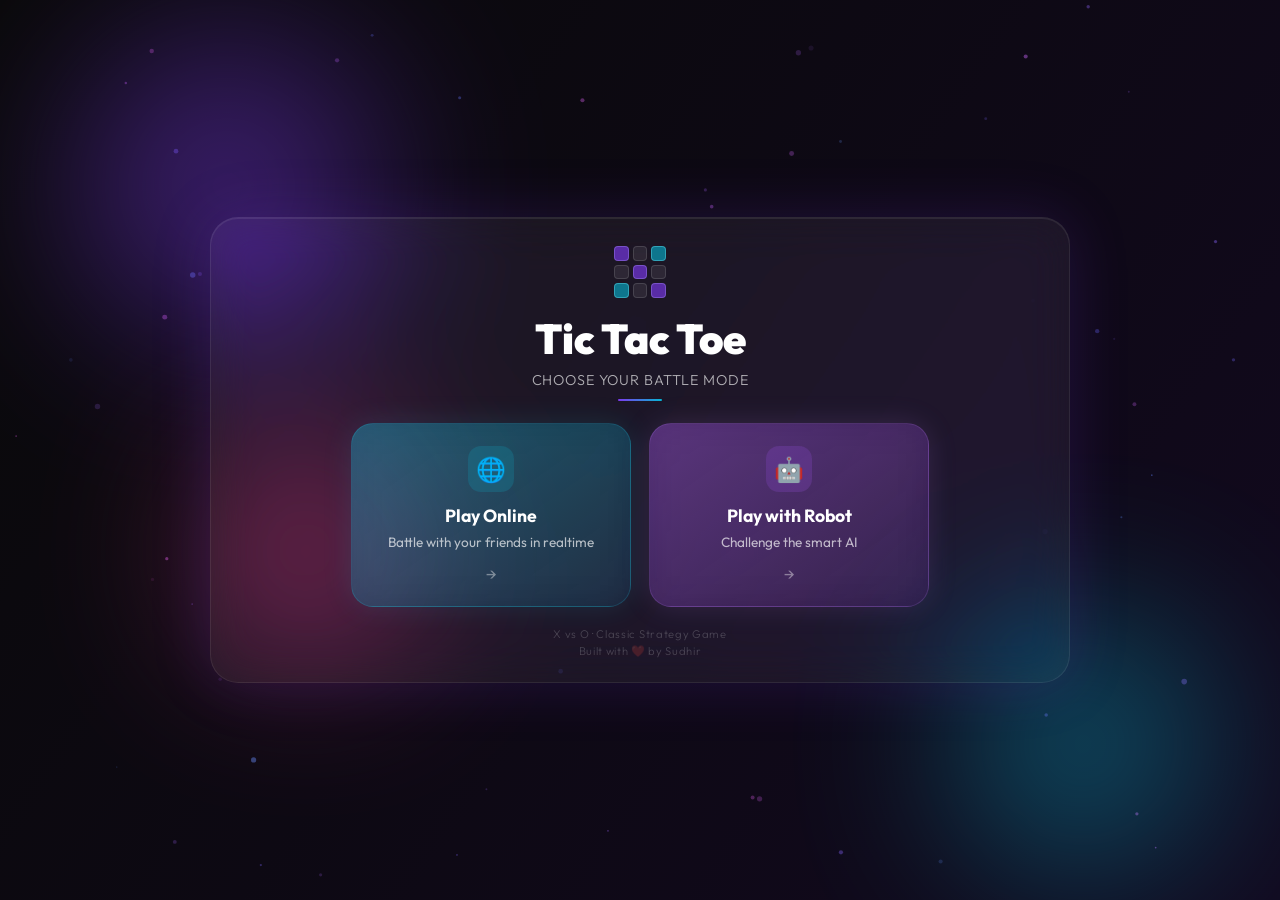
<file: index.html>
<!DOCTYPE html>
<html lang="en">
<head>
  <meta charset="UTF-8" />
  <meta name="viewport" content="width=device-width, initial-scale=1.0"/>
  <title>Tic Tac Toe</title>
  <link rel="stylesheet" href="style.css" />
</head>
<body>
  <div class="ttt-root">
    <canvas id="bgCanvas"></canvas>

    <div class="bg-blob blob1"></div>
    <div class="bg-blob blob2"></div>
    <div class="bg-blob blob3"></div>

    <div class="home-container">

      <!-- Grid Icon -->
      <div class="grid-icon">
        <span class="x"></span><span></span><span class="o"></span>
        <span></span><span class="x"></span><span></span>
        <span class="o"></span><span></span><span class="x"></span>
      </div>

      <h1>Tic Tac Toe</h1>
      <p class="tagline">Choose your battle mode</p>
      <div class="divider"></div>

      <div class="mode-cards">
        <a href="online.html" class="mode-card online-card">
          <div class="card-icon">🌐</div>
          <h2>Play Online</h2>
          <p>Battle with your friends in realtime</p>
          <span class="card-arrow">→</span>
        </a>

        <a href="robot.html" class="mode-card robot-card">
          <div class="card-icon">🤖</div>
          <h2>Play with Robot</h2>
          <p>Challenge the smart AI</p>
          <span class="card-arrow">→</span>
        </a>
      </div>

      <!-- Footer -->
      <div class="footer-wrap">
        <p class="footer-note">X vs O · Classic Strategy Game</p>
        <p class="footer-credit">Built with <span class="heart">❤️</span> by Sudhir</p>
      </div>

    </div>
  </div>

  <script>
    const canvas = document.getElementById("bgCanvas");
    const ctx = canvas.getContext("2d");

    function resize() {
      canvas.width = window.innerWidth;
      canvas.height = window.innerHeight;
    }
    resize();
    window.addEventListener("resize", resize);

    const particles = Array.from({ length: 70 }, () => ({
      x: Math.random() * canvas.width,
      y: Math.random() * canvas.height,
      r: Math.random() * 2.5 + 0.5,
      speedX: (Math.random() - 0.5) * 0.4,
      speedY: (Math.random() - 0.5) * 0.4,
      opacity: Math.random() * 0.4 + 0.08,
      hue: Math.random() * 80 + 220
    }));

    function drawBackground() {
      const w = canvas.width;
      const h = canvas.height;
      const grad = ctx.createLinearGradient(0, 0, w, h);
      grad.addColorStop(0, "#090909");
      grad.addColorStop(1, "#12091f");
      ctx.fillStyle = grad;
      ctx.fillRect(0, 0, w, h);
    }

    function drawParticles() {
      particles.forEach(p => {
        p.x += p.speedX;
        p.y += p.speedY;
        if (p.x < 0) p.x = canvas.width;
        if (p.x > canvas.width) p.x = 0;
        if (p.y < 0) p.y = canvas.height;
        if (p.y > canvas.height) p.y = 0;
        ctx.beginPath();
        ctx.arc(p.x, p.y, p.r, 0, Math.PI * 2);
        ctx.fillStyle = `hsla(${p.hue}, 100%, 70%, ${p.opacity})`;
        ctx.fill();
      });
    }

    function animate() {
      drawBackground();
      drawParticles();
      requestAnimationFrame(animate);
    }
    animate();
  </script>
</body>
</html>
</file>
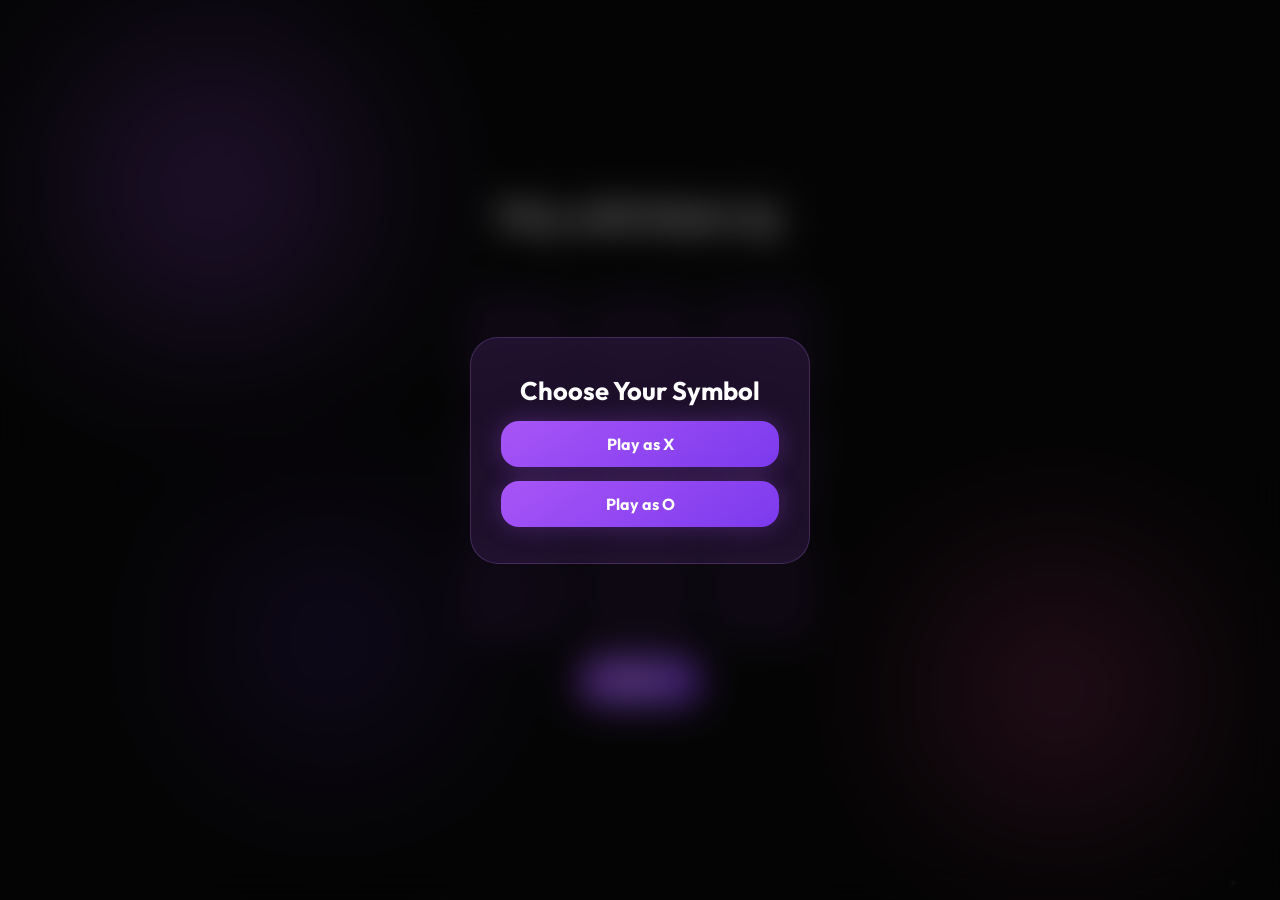
<file: robot.html>
<!DOCTYPE html>
<html lang="en">
<head>
  <meta charset="UTF-8" />
  <meta name="viewport" content="width=device-width, initial-scale=1.0"/>
  <title>Play with Robot</title>
  <link rel="stylesheet" href="robot.css"/>
</head>
<body>
  <canvas id="bgCanvas"></canvas>

  <div class="bg-blob blob1"></div>
  <div class="bg-blob blob2"></div>
  <div class="bg-blob blob3"></div>

  <div class="game-container">
    <h1>Play with Robot 🤖</h1>
    <p id="playerInfo"></p>

    <div class="board-wrapper">
      <div class="board">
        <div class="cell" data-index="0"></div>
        <div class="cell" data-index="1"></div>
        <div class="cell" data-index="2"></div>
        <div class="cell" data-index="3"></div>
        <div class="cell" data-index="4"></div>
        <div class="cell" data-index="5"></div>
        <div class="cell" data-index="6"></div>
        <div class="cell" data-index="7"></div>
        <div class="cell" data-index="8"></div>
      </div>
      <canvas id="winCanvas"></canvas>
    </div>

    <button onclick="restartGame()">Restart</button>
  </div>

  <!-- Choose Symbol Popup -->
  <div id="startPopup" class="popup" style="display:flex;">
    <div class="popup-content">
      <h2>Choose Your Symbol</h2>
      <button onclick="chooseSymbol('X')">Play as X</button>
      <button onclick="chooseSymbol('O')">Play as O</button>
    </div>
  </div>

  <!-- Result Popup -->
  <div id="popup" class="popup">
    <div class="popup-content">
      <h2 id="popupText"></h2>
      <button onclick="restartGame()">Play Again</button>
    </div>
  </div>

  <script>
    // Background canvas
    const canvas = document.getElementById("bgCanvas");
    const ctx = canvas.getContext("2d");

    function resize() {
      canvas.width = window.innerWidth;
      canvas.height = window.innerHeight;
    }
    resize();
    window.addEventListener("resize", resize);

    const particles = Array.from({ length: 60 }, () => ({
      x: Math.random() * canvas.width,
      y: Math.random() * canvas.height,
      r: Math.random() * 2 + 0.5,
      speedX: (Math.random() - 0.5) * 0.3,
      speedY: (Math.random() - 0.5) * 0.3,
      opacity: Math.random() * 0.35 + 0.08
    }));

    function animateBg() {
      ctx.clearRect(0, 0, canvas.width, canvas.height);
      particles.forEach(p => {
        p.x += p.speedX;
        p.y += p.speedY;
        if (p.x < 0) p.x = canvas.width;
        if (p.x > canvas.width) p.x = 0;
        if (p.y < 0) p.y = canvas.height;
        if (p.y > canvas.height) p.y = 0;
        ctx.beginPath();
        ctx.arc(p.x, p.y, p.r, 0, Math.PI * 2);
        ctx.fillStyle = `rgba(192,132,252,${p.opacity})`;
        ctx.fill();
      });
      requestAnimationFrame(animateBg);
    }
    animateBg();
  </script>

  <script src="robot.js"></script>
</body>
</html>
</file>
<file: style.css>
@import url('https://fonts.googleapis.com/css2?family=Outfit:wght@300;400;600;700;900&display=swap');

* {
  margin: 0;
  padding: 0;
  box-sizing: border-box;
}

html, body {
  height: 100%;
  font-family: 'Outfit', sans-serif;
  background: #090909;
  overflow: hidden;
}

.ttt-root {
  height: 100vh;
  display: flex;
  justify-content: center;
  align-items: center;
  overflow: hidden;
  position: relative;
  padding: 16px 20px;
}

#bgCanvas {
  position: absolute;
  inset: 0;
  width: 100%;
  height: 100%;
  z-index: 0;
}

.bg-blob {
  position: absolute;
  border-radius: 50%;
  filter: blur(90px);
  opacity: 0.45;
  animation: floatDream 18s ease-in-out infinite alternate;
  pointer-events: none;
  z-index: 1;
}

.blob1 { width: 300px; height: 300px; background: #7c3aed; top: 4%; left: 6%; }
.blob2 { width: 240px; height: 240px; background: #06b6d4; bottom: 4%; right: 6%; animation-duration: 22s; }
.blob3 { width: 200px; height: 200px; background: #ec4899; top: 50%; left: 16%; animation-duration: 16s; }

@keyframes floatDream {
  0%   { transform: translate(0,0) scale(1); }
  50%  { transform: translate(40px,-30px) scale(1.08); }
  100% { transform: translate(-30px,40px) scale(0.95); }
}

.home-container {
  width: 90%;
  max-width: 860px;
  text-align: center;
  color: white;
  padding: 28px 44px 24px;
  border-radius: 28px;
  background: rgba(255,255,255,0.06);
  backdrop-filter: blur(22px) saturate(160%);
  border: 1px solid rgba(255,255,255,0.08);
  box-shadow: 0 0 60px rgba(124,58,237,0.18),
              inset 0 1px 0 rgba(255,255,255,0.08);
  z-index: 5;
  position: relative;
}

/* ── Grid Icon ── */
.grid-icon {
  display: grid;
  grid-template-columns: repeat(3, 1fr);
  gap: 4px;
  width: 52px;
  height: 52px;
  margin: 0 auto 14px;
}

.grid-icon span {
  border-radius: 4px;
  border: 1px solid rgba(255,255,255,0.12);
  background: rgba(255,255,255,0.08);
}

.grid-icon span.x {
  background: rgba(124, 58, 237, 0.65);
  border-color: rgba(167, 139, 250, 0.4);
}

.grid-icon span.o {
  background: rgba(6, 182, 212, 0.6);
  border-color: rgba(103, 232, 249, 0.4);
}

/* ── Headings ── */
h1 {
  font-size: clamp(1.6rem, 3.5vw, 2.6rem);
  font-weight: 900;
  margin-bottom: 6px;
}

.tagline {
  color: rgba(255,255,255,0.65);
  margin-bottom: 10px;
  font-size: 0.9rem;
  font-weight: 300;
  letter-spacing: 0.06em;
  text-transform: uppercase;
}

.divider {
  width: 44px;
  height: 2px;
  background: linear-gradient(90deg, #7c3aed, #06b6d4);
  border-radius: 2px;
  margin: 0 auto 22px;
}

/* ── Cards ── */
.mode-cards {
  display: flex;
  gap: 18px;
  justify-content: center;
  flex-wrap: nowrap;
}

.mode-card {
  flex: 1 1 0;
  max-width: 280px;
  padding: 22px;
  border-radius: 22px;
  text-decoration: none;
  color: white;
  backdrop-filter: blur(18px);
  transition: 0.32s ease;
  position: relative;
  overflow: hidden;
}

.mode-card:hover {
  transform: translateY(-6px) scale(1.03);
  box-shadow: 0 20px 50px rgba(0,0,0,0.35);
}

.online-card {
  background: linear-gradient(145deg,
    rgba(6, 182, 212, 0.38),
    rgba(8, 80, 120, 0.24));
  border: 1px solid rgba(34, 211, 238, 0.18);
  box-shadow: 0 0 30px rgba(34, 211, 238, 0.12);
}

.robot-card {
  background: linear-gradient(145deg,
    rgba(168, 85, 247, 0.38),
    rgba(90, 30, 140, 0.24));
  border: 1px solid rgba(192, 132, 252, 0.18);
  box-shadow: 0 0 30px rgba(192, 132, 252, 0.14);
}

.card-icon {
  width: 46px;
  height: 46px;
  border-radius: 13px;
  display: flex;
  align-items: center;
  justify-content: center;
  margin: 0 auto 12px;
  font-size: 1.5rem;
}

.online-card .card-icon { background: rgba(6, 182, 212, 0.18); }
.robot-card  .card-icon { background: rgba(168, 85, 247, 0.18); }

.mode-card h2 {
  font-size: 1.1rem;
  font-weight: 700;
  margin-bottom: 6px;
}

.mode-card p {
  font-size: 0.85rem;
  color: rgba(255,255,255,0.68);
  line-height: 1.4;
}

.card-arrow {
  display: inline-block;
  margin-top: 12px;
  font-size: 1rem;
  opacity: 0.4;
  transition: opacity 0.2s, transform 0.2s;
}

.mode-card:hover .card-arrow {
  opacity: 0.9;
  transform: translateX(4px);
}

/* ── Footer ── */
.footer-wrap {
  margin-top: 20px;
  display: flex;
  flex-direction: column;
  align-items: center;
  gap: 3px;
}

.footer-note {
  font-size: 0.7rem;
  color: rgba(255,255,255,0.2);
  letter-spacing: 0.06em;
  font-weight: 300;
}

.footer-credit {
  font-size: 0.7rem;
  color: rgba(255,255,255,0.2);
  letter-spacing: 0.06em;
  font-weight: 300;
}

.heart {
  display: inline-block;
  animation: heartbeat 1.4s ease-in-out infinite;
  font-size: 0.7rem;
}

@keyframes heartbeat {
  0%,100% { transform: scale(1); }
  14%      { transform: scale(1.35); }
  28%      { transform: scale(1); }
  42%      { transform: scale(1.2); }
  56%      { transform: scale(1); }
}

/* ── Tablet (portrait) ── */
@media (max-width: 768px) {
  .home-container {
    padding: 32px 28px 28px;
    border-radius: 26px;
  }

  .mode-cards {
    flex-wrap: wrap;
    gap: 16px;
  }

  .mode-card {
    flex: 1 1 200px;
    max-width: 100%;
  }
}

/* ── Phone ── */
@media (max-width: 580px) {
  html, body {
    overflow-y: auto;   /* allow scroll on small phones */
  }

  .ttt-root {
    height: auto;
    min-height: 100vh;
    padding: 30px 16px;
    align-items: flex-start;
    padding-top: 40px;
  }

  .home-container {
    padding: 32px 20px 28px;
    border-radius: 24px;
    width: 100%;
  }

  .grid-icon {
    width: 48px;
    height: 48px;
    margin: 0 auto 12px;
  }

  h1 {
    font-size: clamp(1.8rem, 8vw, 2.2rem);
    margin-bottom: 8px;
  }

  .tagline {
    font-size: 0.8rem;
    margin-bottom: 10px;
  }

  .divider {
    margin: 0 auto 20px;
  }

  .mode-cards {
    flex-direction: column;
    align-items: center;
    gap: 14px;
    flex-wrap: wrap;
  }

  .mode-card {
    width: 100%;
    max-width: 100%;
    flex: unset;
    padding: 22px 20px;
  }

  .footer-wrap {
    margin-top: 24px;
  }

  .blob1 { width: 200px; height: 200px; }
  .blob2 { width: 160px; height: 160px; }
  .blob3 { width: 140px; height: 140px; }
}
</file>
<file: robot.css>
@import url('https://fonts.googleapis.com/css2?family=Outfit:wght@300;400;600;700;900&display=swap');

* {
  margin: 0;
  padding: 0;
  box-sizing: border-box;
}

html, body {
  height: 100%;
  font-family: 'Outfit', sans-serif;
  background: #090909;
  overflow: hidden;
  color: white;
}

#bgCanvas {
  position: fixed;
  inset: 0;
  z-index: 0;
}

.bg-blob {
  position: fixed;
  border-radius: 50%;
  filter: blur(90px);
  opacity: 0.35;
  animation: floatBlob 18s ease-in-out infinite alternate;
  z-index: 1;
  pointer-events: none;
}

.blob1 {
  width: 300px;
  height: 300px;
  background: #a855f7;
  top: 4%;
  left: 5%;
}

.blob2 {
  width: 240px;
  height: 240px;
  background: #ec4899;
  bottom: 10%;
  right: 8%;
  animation-duration: 22s;
}

.blob3 {
  width: 200px;
  height: 200px;
  background: #7c3aed;
  top: 60%;
  left: 18%;
  animation-duration: 16s;
}

@keyframes floatBlob {
  0% {
    transform: translate(0, 0) scale(1);
  }
  50% {
    transform: translate(40px, -30px) scale(1.08);
  }
  100% {
    transform: translate(-30px, 40px) scale(0.95);
  }
}

.game-container {
  position: relative;
  z-index: 5;
  width: 90%;
  max-width: 520px;
  margin: auto;
  height: 100vh;
  display: flex;
  flex-direction: column;
  justify-content: center;
  align-items: center;
  gap: 16px;
  text-align: center;
}

h1 {
  font-size: 2rem;
  font-weight: 900;
}

#playerInfo {
  color: rgba(255, 255, 255, 0.7);
  font-size: 1rem;
  min-height: 24px;
}

/* ✅ PERFECT BOARD SIZING */
.board-wrapper {
  position: relative;
  width: 350px;
  height: 350px;
}

.board {
  display: grid;
  grid-template-columns: repeat(3, 1fr);
  gap: 12px;
  width: 100%;
  height: 100%;
}

.cell {
  width: 100%;
  aspect-ratio: 1 / 1;
  border-radius: 22px;
  background: rgba(168, 85, 247, 0.12);
  border: 1px solid rgba(192, 132, 252, 0.18);
  backdrop-filter: blur(18px);
  display: flex;
  align-items: center;
  justify-content: center;
  font-size: 2.8rem;
  cursor: pointer;
  transition: 0.25s ease;
  user-select: none;
}

.cell:hover:not(.taken) {
  transform: scale(1.05);
  background: rgba(168, 85, 247, 0.22);
  box-shadow: 0 0 20px rgba(192, 132, 252, 0.25);
}

.cell.taken {
  cursor: default;
}

.cell.x-cell {
  color: #c084fc;
  text-shadow: 0 0 18px rgba(192, 132, 252, 0.6);
}

.cell.o-cell {
  color: #f472b6;
  text-shadow: 0 0 18px rgba(244, 114, 182, 0.6);
}

/* ✅ WIN LINE CANVAS */
#winCanvas {
  position: absolute;
  inset: 0;
  width: 100%;
  height: 100%;
  pointer-events: none;
  z-index: 10;
}

/* Buttons */
button {
  padding: 13px 32px;
  border: none;
  border-radius: 18px;
  background: linear-gradient(145deg, #a855f7, #7c3aed);
  color: white;
  font-family: 'Outfit', sans-serif;
  font-size: 1rem;
  font-weight: 700;
  cursor: pointer;
  transition: 0.25s ease;
  box-shadow: 0 0 25px rgba(168, 85, 247, 0.3);
}

button:hover {
  transform: scale(1.04);
  box-shadow: 0 0 35px rgba(168, 85, 247, 0.45);
}

button:active {
  transform: scale(0.97);
}

/* Popup */
.popup {
  position: fixed;
  inset: 0;
  background: rgba(0, 0, 0, 0.5);
  backdrop-filter: blur(18px);
  display: none;
  justify-content: center;
  align-items: center;
  z-index: 20;
}

.popup-content {
  width: 90%;
  max-width: 340px;
  padding: 36px 30px;
  border-radius: 28px;
  background: rgba(168, 85, 247, 0.14);
  border: 1px solid rgba(192, 132, 252, 0.22);
  backdrop-filter: blur(22px);
  display: flex;
  flex-direction: column;
  gap: 14px;
  text-align: center;
}

.popup-content h2 {
  font-size: 1.6rem;
  font-weight: 700;
}

.popup-content button {
  width: 100%;
}

/* Difficulty buttons */
.difficulty-row {
  display: flex;
  gap: 10px;
  justify-content: center;
  margin-top: 4px;
}

.diff-btn {
  padding: 8px 20px;
  border-radius: 12px;
  border: 1px solid rgba(192, 132, 252, 0.3);
  background: rgba(168, 85, 247, 0.1);
  color: white;
  font-family: 'Outfit', sans-serif;
  font-size: 0.85rem;
  font-weight: 600;
  cursor: pointer;
  transition: 0.2s ease;
}

.diff-btn:hover,
.diff-btn.active {
  background: linear-gradient(145deg, #a855f7, #7c3aed);
  border-color: transparent;
  box-shadow: 0 0 16px rgba(168, 85, 247, 0.35);
}

/* Mobile responsive */
@media (max-width: 420px) {
  .board-wrapper {
    width: 300px;
    height: 300px;
  }

  .cell {
    width: 100%;
    aspect-ratio: 1 / 1;
    font-size: 2.2rem;
    border-radius: 18px;
  }

  h1 {
    font-size: 1.6rem;
  }
}
</file>
